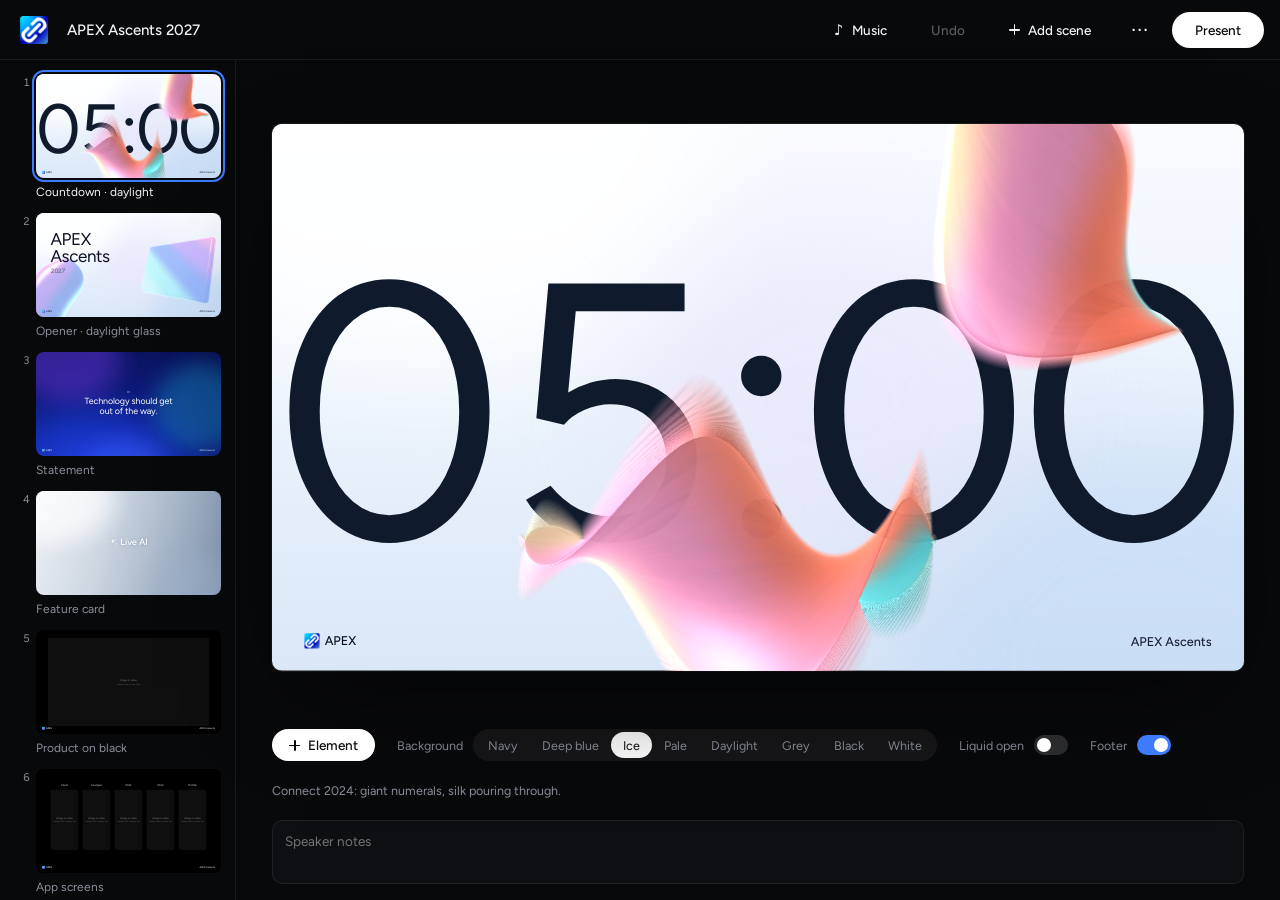
<file: index.html>
<!DOCTYPE html>
<html lang="en">
<head>
<meta charset="utf-8">
<meta name="viewport" content="width=device-width,initial-scale=1">
<title>APEX Ascents</title>
<link rel="preload" href="fonts/Figtree.woff2" as="font" type="font/woff2" crossorigin>
<link rel="stylesheet" href="css/fonts.css">
<link rel="stylesheet" href="css/ascents.css">
<link rel="stylesheet" href="css/editor.css">
</head>
<body>

<header class="bar">
  <div class="bar-l">
    <i class="mark app-mark"></i>
    <input id="title" class="title" value="APEX Ascents 2027" spellcheck="false" aria-label="Deck title">
  </div>
  <div class="bar-r">
    <div class="menu-wrap">
      <button class="btn ghost" id="music" title="Soundtrack"><span class="note"></span>Music</button>
      <div class="menu music-pop" id="musicPop" hidden></div>
    </div>
    <button class="btn ghost" id="undo" title="Undo (Ctrl+Z)">Undo</button>
    <button class="btn ghost" id="add" title="Add a scene (N)"><span class="plus"></span>Add scene</button>
    <div class="menu-wrap">
      <button class="btn ghost icon" id="more" title="More" aria-label="More">•••</button>
      <div class="menu" id="menu" hidden>
        <button data-m="export">Save deck file…</button>
        <button data-m="import">Open deck file…</button>
        <button data-m="new">New deck</button>
      </div>
    </div>
    <button class="btn primary" id="present" title="Present from this scene (Ctrl+Enter)">Present</button>
  </div>
</header>

<main class="work">
  <aside class="list" id="list" aria-label="Scenes"></aside>

  <section class="center">
    <div class="stage-wrap" id="stageWrap">
      <div class="stage" id="stage"></div>
    </div>
    <div class="scenebar" id="scenebar"></div>
  </section>
</main>

<!-- Add scene -->
<div class="sheet" id="sheet" hidden>
  <div class="sheet-in">
    <div class="sheet-head">
      <h2>Add a scene</h2>
      <button class="btn ghost" id="sheetClose">Close</button>
    </div>
    <div class="sheet-body" id="gallery"></div>
  </div>
</div>

<!-- Presenting -->
<div class="player" id="player" hidden></div>

<input type="file" id="file" hidden>
<div class="toast" id="toast" hidden></div>

<script src="js/media.js"></script>
<script src="js/music.js"></script>
<script src="js/sculpture.js"></script>
<script src="js/moments.js"></script>
<script src="js/scenes.js"></script>
<script src="js/deck.js"></script>
<script src="js/player.js"></script>
<script src="js/editor.js"></script>
</body>
</html>
</file>
<file: css/fonts.css>
/* The typefaces you can set type in, besides Ascents (Figtree).
   All from Google Fonts (SIL Open Font License), bundled so a talk
   looks the same with no internet. Latin subset only. */

@font-face { font-family: 'F-Lexend'; src: url('../fonts/Lexend.woff2') format('woff2'); font-weight: 100 900; font-style: normal; font-display: block; }
@font-face { font-family: 'F-Inter'; src: url('../fonts/Inter.woff2') format('woff2'); font-weight: 100 900; font-style: normal; font-display: block; }
@font-face { font-family: 'F-Manrope'; src: url('../fonts/Manrope.woff2') format('woff2'); font-weight: 200 800; font-style: normal; font-display: block; }
@font-face { font-family: 'F-Sora'; src: url('../fonts/Sora.woff2') format('woff2'); font-weight: 100 800; font-style: normal; font-display: block; }
@font-face { font-family: 'F-Outfit'; src: url('../fonts/Outfit.woff2') format('woff2'); font-weight: 100 900; font-style: normal; font-display: block; }
@font-face { font-family: 'F-SpaceGrotesk'; src: url('../fonts/SpaceGrotesk.woff2') format('woff2'); font-weight: 300 700; font-style: normal; font-display: block; }
@font-face { font-family: 'F-Syne'; src: url('../fonts/Syne.woff2') format('woff2'); font-weight: 400 800; font-style: normal; font-display: block; }
@font-face { font-family: 'F-Bricolage'; src: url('../fonts/Bricolage.woff2') format('woff2'); font-weight: 200 800; font-style: normal; font-display: block; }
@font-face { font-family: 'F-Unbounded'; src: url('../fonts/Unbounded.woff2') format('woff2'); font-weight: 200 900; font-style: normal; font-display: block; }
@font-face { font-family: 'F-BebasNeue'; src: url('../fonts/BebasNeue.woff2') format('woff2'); font-weight: 400; font-style: normal; font-display: block; }
@font-face { font-family: 'F-DMSerif'; src: url('../fonts/DMSerif.woff2') format('woff2'); font-weight: 400; font-style: normal; font-display: block; }
@font-face { font-family: 'F-DMSerif'; src: url('../fonts/DMSerif-Italic.woff2') format('woff2'); font-weight: 400; font-style: italic; font-display: block; }
@font-face { font-family: 'F-Playfair'; src: url('../fonts/Playfair.woff2') format('woff2'); font-weight: 400 900; font-style: normal; font-display: block; }
@font-face { font-family: 'F-Playfair'; src: url('../fonts/Playfair-Italic.woff2') format('woff2'); font-weight: 400 900; font-style: italic; font-display: block; }
@font-face { font-family: 'F-InstrumentSerif'; src: url('../fonts/InstrumentSerif.woff2') format('woff2'); font-weight: 400; font-style: normal; font-display: block; }
@font-face { font-family: 'F-InstrumentSerif'; src: url('../fonts/InstrumentSerif-Italic.woff2') format('woff2'); font-weight: 400; font-style: italic; font-display: block; }
@font-face { font-family: 'F-Fraunces'; src: url('../fonts/Fraunces.woff2') format('woff2'); font-weight: 100 900; font-style: normal; font-display: block; }
@font-face { font-family: 'F-Fraunces'; src: url('../fonts/Fraunces-Italic.woff2') format('woff2'); font-weight: 100 900; font-style: italic; font-display: block; }
@font-face { font-family: 'F-JetBrainsMono'; src: url('../fonts/JetBrainsMono.woff2') format('woff2'); font-weight: 100 800; font-style: normal; font-display: block; }
</file>
<file: css/ascents.css>
/* ============================================================
   APEX Ascents — the stage design system.

   A one-to-one rebuild of the Meta Connect 2025 keynote screens,
   for APEX. Every value here was matched against frames of the
   Connect 2025 broadcast and the Studio Dumbar identity films:
   the fields, the type, the footer, and how things arrive.

   Scenes are drawn in a fixed 1920 x 1080 space and scaled on the
   way out, so the editor, thumbnails and the projector are the
   same render.
   ============================================================ */

@font-face {
  font-family: 'Ascents';
  src: url('../fonts/Figtree.woff2') format('woff2');
  font-weight: 300 900;
  font-display: block;
}

.scene {
  --ink: #ffffff;
  --ink-2: rgba(255, 255, 255, .72);
  --ease: cubic-bezier(.16, 1, .3, 1);
  position: relative;
  width: 1920px; height: 1080px;
  overflow: hidden;
  font-family: 'Ascents', 'Segoe UI Variable Display', system-ui, sans-serif;
  font-weight: 400;
  color: var(--ink);
  -webkit-font-smoothing: antialiased;
  text-rendering: geometricPrecision;
  background: #000;
}
.scene.light { --ink: #0c1024; --ink-2: rgba(12, 16, 36, .62); }

/* ---------------- Fields ----------------
   The backgrounds Connect puts its screens on. The navy field is a deep
   indigo pooling to royal blue, with a violet bloom and a cold teal bloom
   that drift very slowly — it is never flat and never busy. */
.field { position: absolute; inset: 0; overflow: hidden; }
.field i { position: absolute; border-radius: 50%; filter: blur(110px); will-change: transform; }

.field-navy { background: radial-gradient(120% 140% at 30% 110%, #2342e6 0%, #1530b8 28%, #0d1a78 55%, #090f4f 100%); }
.field-navy i:nth-child(1) { width: 1100px; height: 900px; left: -220px; top: -380px; background: #5a2fc4; opacity: .55; animation: drift1 38s ease-in-out infinite alternate; }
.field-navy i:nth-child(2) { width: 1000px; height: 900px; right: -300px; top: 120px; background: #1aa0c8; opacity: .38; animation: drift2 46s ease-in-out infinite alternate; }
.field-navy i:nth-child(3) { width: 900px; height: 700px; left: 520px; bottom: -520px; background: #3d62ff; opacity: .45; animation: drift3 52s ease-in-out infinite alternate; }

/* Deep blue: the Connect 2026 field — near-black navy at the top left
   opening into a clear royal blue at the bottom right. */
.field-deep { background: linear-gradient(160deg, #04103a 0%, #08236e 38%, #1447b4 72%, #2d6fe0 100%); }
.field-deep i:nth-child(1) { width: 1200px; height: 900px; left: -400px; top: -460px; background: #020823; opacity: .7; animation: drift1 48s ease-in-out infinite alternate; }
.field-deep i:nth-child(2) { width: 1100px; height: 900px; right: -360px; bottom: -420px; background: #3c86f2; opacity: .45; animation: drift2 54s ease-in-out infinite alternate; }
.field-deep i:nth-child(3) { width: 900px; height: 700px; left: 560px; top: 160px; background: #1b3fa8; opacity: .3; animation: drift3 60s ease-in-out infinite alternate; }

/* Pale: the feature-card field ("Live AI"). Cool off-white to blue-grey. */
.field-pale { background: linear-gradient(105deg, #eef1f5 0%, #cdd6e1 38%, #a2b2c6 72%, #8296b0 100%); }
.field-pale i:nth-child(1) { width: 1200px; height: 900px; left: -400px; top: -360px; background: #ffffff; opacity: .7; animation: drift1 44s ease-in-out infinite alternate; }
.field-pale i:nth-child(2) { width: 1000px; height: 800px; right: -300px; bottom: -400px; background: #9fb2cc; opacity: .45; animation: drift2 50s ease-in-out infinite alternate; }

/* Pastel: the opener's daylight gradient — sky blue into rose and peach. */
.field-pastel { background: linear-gradient(120deg, #5aa8ff 0%, #8fc3ff 32%, #d6c6f2 58%, #ffc4bf 80%, #ffd7a6 100%); }
.field-pastel i:nth-child(1) { width: 900px; height: 900px; left: 900px; top: 300px; background: #ff9ccf; opacity: .5; animation: drift2 40s ease-in-out infinite alternate; }
.field-pastel i:nth-child(2) { width: 900px; height: 800px; left: -200px; top: -200px; background: #3d8cff; opacity: .55; animation: drift1 48s ease-in-out infinite alternate; }

/* Grey: product availability ("Available Sept 30"). */
.field-grey { background: radial-gradient(90% 120% at 50% 20%, #e8ebef 0%, #c8ced6 60%, #aab2bd 100%); }
.field-black { background: #000; }
.field-white { background: #fff; }

@keyframes drift1 { to { transform: translate(140px, 90px) scale(1.12); } }
@keyframes drift2 { to { transform: translate(-160px, -70px) scale(1.08); } }
@keyframes drift3 { to { transform: translate(120px, -110px) scale(1.15); } }

/* ---------------- Footer ----------------
   "∞ Meta" bottom-left, "Meta Connect" bottom-right, on every graphic. */
.foot { position: absolute; left: 0; right: 0; bottom: 0; height: 120px; pointer-events: none; }
.foot b, .foot span {
  position: absolute; bottom: 44px; font-size: 25px; font-weight: 500; line-height: 1;
  display: flex; align-items: center; gap: 10px;
}
.foot b { left: 64px; }
.foot span { right: 64px; opacity: .9; }
.mark {
  display: inline-block; width: 30px; height: 30px; flex: none;
  background: url('../assets/apex.png') center / contain no-repeat;
}
.foot .mark { width: 30px; height: 30px; }

/* ---------------- Motion ----------------
   How a Connect screen arrives: each piece fades up out of a soft focus on
   a long ease-out, in reading order. Nothing bounces, nothing wipes.
   The player adds .play; --o is each piece's place in the order. */
.scene [data-in] { --o: 0; }
.scene.play [data-in] { animation: inUp 1.05s var(--ease) calc(var(--start, 0ms) + var(--o) * 110ms + 180ms) both; }
.scene.play .el-media[data-in] { animation-name: inMedia; animation-duration: 1.4s; }
.scene.play .el-sculpture[data-in], .scene.play .el-glow[data-in] { animation-name: inFade; animation-duration: 1.8s; }
.scene.play .el-material[data-in] { animation: none; }       /* it plays its own entrance */
.scene.play .el-shape[data-in] { animation-name: inShape; animation-duration: 1.6s; }
@keyframes inShape { from { opacity: 0; transform: scale(.82); } }
.scene.play .foot { animation: inFade 1.2s ease calc(var(--start, 0ms) + 200ms) both; }
@keyframes inUp    { from { opacity: 0; transform: translateY(30px); filter: blur(12px); } }
@keyframes inMedia { from { opacity: 0; transform: scale(1.035); filter: blur(16px); } }
@keyframes inFade  { from { opacity: 0; } }

/* Leaving: a broadcast dissolve — the outgoing screen fades as a whole. */
.scene.leave { animation: outFade .55s ease both; }
@keyframes outFade { to { opacity: 0; } }

/* Thumbnails and the add-scene gallery never animate. */
.still .field i, .still [data-in] { animation: none !important; }

/* ---------------- Elements ---------------- */
.scene-host { width: 1920px; height: 1080px; transform-origin: top left; }
.el { position: absolute; }

/* Text. Colour follows the field unless set: soft is the secondary grey
   Connect uses for numbers and captions; gloss is the blue type sheen. */
.txt { white-space: pre-wrap; overflow-wrap: break-word; outline: none; color: var(--ink); }
.txt.c-muted { color: var(--ink-2); }
.txt.c-blue { color: #6fb4ff; }
.scene.light .txt.c-blue { color: #2f6dff; }
.txt.c-gloss {
  background: linear-gradient(180deg, #d2f1ff 0%, #7cc6ff 30%, #3f86ff 62%, #6a4fe6 100%);
  -webkit-background-clip: text; background-clip: text; color: transparent; -webkit-text-fill-color: transparent;
}

/* Icon + word, centred in its box. On the pale field the word is white
   with a soft shadow, exactly as the "Live AI" card. */
.lock {
  display: flex; align-items: center; justify-content: center; gap: .24em;
  font-weight: 500; letter-spacing: -.012em; line-height: 1; white-space: nowrap; color: var(--ink);
}
.lock svg { flex: none; overflow: visible; }
.lock span { outline: none; }
.scene:has(.field-pale) .lock { color: #fff; text-shadow: 0 2px 34px rgba(30, 50, 90, .3); }
.scene:has(.field-pale) .lock svg { filter: drop-shadow(0 2px 20px rgba(30, 50, 90, .22)); }
.lock.brand { gap: .26em; }

/* Images and video. */
.el-media { overflow: hidden; }
.el-media.round { border-radius: 28px; }
.el-media.circle { border-radius: 50%; }
.el-media img, .el-media video { width: 100%; height: 100%; display: block; }
.el-media .ph {
  width: 100%; height: 100%; display: grid; place-items: center; text-align: center;
  background: rgba(255, 255, 255, .06); border-radius: inherit;
  color: rgba(255, 255, 255, .5); font-size: 26px; line-height: 1.4;
}
.el-media .ph small { font-size: 20px; opacity: .8; }
.scene.light .el-media .ph { background: rgba(12, 16, 36, .05); color: rgba(12, 16, 36, .45); }
/* An empty box is a prompt for you, never something the audience sees. */
.scene.play .el-media.empty { visibility: hidden; }

/* Sculpture: live canvas on stage and in the player, a still elsewhere. */
.sculpt { position: absolute; inset: 0; }
.sculpt img, .sculpt canvas { position: absolute; inset: 0; width: 100%; height: 100%; display: block; }
.sculpt.live img { opacity: 0; }

/* Countdown numerals. */
.count { display: block; overflow: visible; }
.count text { font-family: 'Ascents', system-ui, sans-serif; font-weight: 400; letter-spacing: -.02em; font-variant-numeric: tabular-nums; }
/* Pills. */
.pill { display: inline-flex; align-items: center; white-space: nowrap; font-weight: 500; }
.pill span { outline: none; }
.pill-live { height: 52px; padding: 0 22px 0 18px; gap: 12px; border-radius: 26px; background: #e8303f; color: #fff; font-size: 24px; }
.pill-live::before { content: ''; width: 12px; height: 12px; border-radius: 50%; background: #fff; }
.pill-soft {
  height: 64px; padding: 0 28px; gap: 12px; border-radius: 32px; font-size: 28px; color: #fff;
  background: rgba(255, 255, 255, .16); backdrop-filter: blur(20px); box-shadow: inset 0 0 0 1.5px rgba(255, 255, 255, .28);
}
.pill-soft svg { width: 30px; height: 30px; }
.pill-tag { height: 40px; padding: 0 18px; border-radius: 20px; font-size: 20px; color: #fff; background: rgba(40, 44, 56, .72); }

.still .glow { animation: none !important; }

/* Countdown numerals arrive out of soft focus. */
.scene.play .count .cnt-fill { animation: cntIn 1.4s var(--ease) calc(var(--start, 0ms) + var(--o) * 110ms + 200ms) both; }
@keyframes cntIn { from { opacity: 0; filter: blur(14px); } }
.scene.play .el-count[data-in] { animation: none; }

/* The last ten seconds: numerals cut to two digits and fill the frame;
   each second's material rises through them from below. */
.count.final { transform: translate(var(--nx, 0), var(--ny, 0)) scale(calc(var(--fs, 1.4) * var(--ns, 1))); transform-origin: 50% 55%; }
.moments { position: absolute; inset: 0; pointer-events: none; }
.moments.front { z-index: 5; }
.scene .el-sculpture, .scene .el-glow { transition: opacity .6s ease; }
.scene .el-material, .scene .el-shape { transition: opacity .6s ease; }
.scene.finale .el-sculpture, .scene.finale .el-glow, .scene.finale .el-material, .scene.finale .el-shape { opacity: 0 !important; }
.moments canvas { position: absolute; inset: 0; width: 100%; height: 100%; display: block; }

/* ---------------- Glow ----------------
   A soft bloom of coloured light that slowly breathes. */
.glow { position: absolute; inset: 0; border-radius: 50%; filter: blur(70px); animation: breathe 14s ease-in-out infinite alternate; }
.glow.g-iris   { background: radial-gradient(closest-side, rgba(120, 210, 255, .85), rgba(80, 110, 255, .55) 45%, rgba(170, 90, 255, .25) 75%, rgba(170, 90, 255, 0)); }
.glow.g-violet { background: radial-gradient(closest-side, rgba(160, 110, 255, .8), rgba(100, 70, 230, .45) 50%, rgba(100, 70, 230, 0)); }
.glow.g-pink   { background: radial-gradient(closest-side, rgba(255, 150, 220, .8), rgba(220, 90, 200, .4) 50%, rgba(220, 90, 200, 0)); }
.glow.g-cyan   { background: radial-gradient(closest-side, rgba(130, 240, 255, .8), rgba(60, 170, 255, .4) 50%, rgba(60, 170, 255, 0)); }
.glow.g-warm   { background: radial-gradient(closest-side, rgba(255, 200, 150, .8), rgba(255, 130, 140, .4) 50%, rgba(255, 130, 140, 0)); }
@keyframes breathe { to { transform: scale(1.12) translate(2%, -2%); opacity: .85; } }

/* ---------------- The open ----------------
   Liquid colour swells out of the field and merges, then blooms past the
   edges and dissolves, leaving the scene. Only while the scene plays. */
.op-liquid, .op-glow { position: absolute; inset: 0; pointer-events: none; opacity: 0; }
.op-liquid canvas { position: absolute; inset: 0; width: 100%; height: 100%; }
.op-glow {
  background: radial-gradient(60% 70% at 50% 55%, rgba(140, 200, 255, .55), rgba(110, 80, 255, .25) 45%, rgba(110, 80, 255, 0) 75%);
  filter: blur(40px);
}
.scene.opener.play { --start: 2700ms; }
.scene.opener.play .op-liquid { animation: opLiquid 3.6s cubic-bezier(.45, 0, .25, 1) both; }
.scene.opener.play .op-glow { animation: opGlow 3.6s ease both; }
@keyframes opLiquid {
  0%   { opacity: 0; transform: scale(.55); filter: blur(12px); }
  22%  { opacity: 1; filter: blur(0); }
  64%  { opacity: 1; transform: scale(1.05); filter: blur(0); }
  100% { opacity: 0; transform: scale(1.9); filter: blur(30px); }
}
/* The chrome mark's open: close-ups cut on the beat, then the pull back
   (about 5.4 s in all, Sculpture.INTRO_MS); the type lands on the drop.
   The mark's canvas plays its own entrance. */
.scene.mark-in.play { --start: 5000ms; }
.scene.mark-in.play .el-sculpture[data-in] { animation: none; }
.scene.mark-in .txt { text-shadow: 0 2px 30px rgba(2, 10, 40, .35); }
@keyframes opGlow { 0% { opacity: 0; } 40% { opacity: 1; } 75% { opacity: .8; } 100% { opacity: 0; transform: scale(1.4); } }
.el-media img, .el-media video { -webkit-user-drag: none; user-select: none; }

/* Ice: the Connect 2022 / 2024 daylight field — white into a cool ice blue,
   with soft light drifting through it. Dark type sits on it. */
.field-ice { background: linear-gradient(180deg, #f8fbff 0%, #eaf2fc 55%, #d9e7f7 100%); }
.field-ice i:nth-child(1) { width: 1200px; height: 900px; left: -300px; top: -400px; background: #ffffff; opacity: .9; animation: drift1 44s ease-in-out infinite alternate; }
.field-ice i:nth-child(2) { width: 1000px; height: 900px; right: -300px; bottom: -420px; background: #bcd6f5; opacity: .55; animation: drift2 52s ease-in-out infinite alternate; }
.field-ice i:nth-child(3) { width: 800px; height: 700px; left: 700px; top: 200px; background: #e6dcfb; opacity: .35; animation: drift3 60s ease-in-out infinite alternate; }

/* ---------------- Materials ----------------
   The countdown's organic materials, placed in a box. Soft edges fade
   the box out so nothing ends on a hard cut. */
.mat { position: absolute; inset: 0; }
.mat img, .mat canvas { position: absolute; inset: 0; width: 100%; height: 100%; display: block; }
.mat.live img { opacity: 0; }
.el-material.soft {
  -webkit-mask-image: linear-gradient(to right, transparent, #000 12%, #000 88%, transparent), linear-gradient(transparent, #000 12%, #000 88%, transparent);
  -webkit-mask-composite: source-in; mask-image: linear-gradient(to right, transparent, #000 12%, #000 88%, transparent), linear-gradient(transparent, #000 12%, #000 88%, transparent);
  mask-composite: intersect;
}

/* ---------------- Soft shapes ----------------
   One colour, lit like a soft solid: a highlight up top, shade below.
   The blob slowly changes its outline. */
.shape { position: absolute; inset: 0; }
.shape-circle { border-radius: 50%; }
.shape-pill { border-radius: 9999px; }
.shape-blob { border-radius: 58% 42% 51% 49% / 46% 56% 44% 54%; animation: morph 18s ease-in-out infinite alternate; }
@keyframes morph {
  33%  { border-radius: 43% 57% 38% 62% / 58% 41% 59% 42%; }
  66%  { border-radius: 61% 39% 55% 45% / 39% 60% 40% 61%; }
  100% { border-radius: 47% 53% 63% 37% / 52% 38% 62% 48%; }
}
.still .shape-blob { animation: none; }
.shape::after { content: ''; position: absolute; inset: 0; border-radius: inherit;
  background: radial-gradient(60% 55% at 32% 26%, rgba(255, 255, 255, .55), rgba(255, 255, 255, 0) 70%),
              radial-gradient(70% 60% at 70% 90%, rgba(10, 14, 40, .22), rgba(10, 14, 40, 0) 70%); }
.t-iris  { background: linear-gradient(150deg, #8fe3ff, #4f7dff 50%, #9b6bff); }
.t-coral { background: linear-gradient(150deg, #ffd0b8, #ff7f6b 55%, #ff5f9a); }
.t-mint  { background: linear-gradient(150deg, #d8fff1, #6fe3c4 55%, #38b9c9); }
.t-sun   { background: linear-gradient(150deg, #fff3b0, #ffc94d 55%, #ff9a3d); }
.t-lilac { background: linear-gradient(150deg, #f1e4ff, #c3a2ff 55%, #8f7bff); }
.t-white { background: linear-gradient(150deg, #ffffff, #eef2f8); box-shadow: 0 40px 90px rgba(20, 30, 60, .14); }
.t-ink   { background: linear-gradient(150deg, #2a3040, #10131a); }
.t-ink::after { background: radial-gradient(60% 55% at 32% 26%, rgba(255, 255, 255, .12), rgba(255, 255, 255, 0) 70%); }

/* ---------------- Cards ---------------- */
.panel { position: absolute; inset: 0; border-radius: 40px; padding: 56px 60px; overflow: hidden;
  display: flex; flex-direction: column; justify-content: flex-end; gap: 18px; color: #fff; }
.panel-t { font-size: 56px; line-height: 1.08; letter-spacing: -.01em; white-space: pre-wrap; outline: none; }
.panel-b { font-size: 30px; line-height: 1.35; opacity: .74; white-space: pre-wrap; outline: none; }
.panel-frost { background: rgba(255, 255, 255, .1); backdrop-filter: blur(30px) saturate(1.3); }
.scene.light .panel-frost { background: rgba(255, 255, 255, .6); color: #0f1b2d; }
.panel-light { background: #fff; color: #0f1b2d; box-shadow: 0 30px 80px rgba(15, 27, 45, .14); }
.panel-ink { background: #11141b; }
.panel-iris { background: linear-gradient(150deg, #7fd3ff, #4b7bff 48%, #9a6bff); }
.panel-coral { background: linear-gradient(150deg, #ffc7ad, #ff7a6b 52%, #ff5c96); }

/* ---------------- Big numbers ---------------- */
.stat-n { line-height: .95; letter-spacing: -.03em; font-variant-numeric: tabular-nums; }
.stat-l { margin-top: .5em; line-height: 1.3; }
.stat .stat-l { margin-top: 18px; }

/* ---------------- Lists ----------------
   Soft round dots or quiet numbers; no rules, no lines. */
.bullets { display: flex; flex-direction: column; gap: .62em; line-height: 1.2; }
.bullets .li { display: flex; align-items: baseline; gap: .7em; }
.bullets .li i { flex: none; font-style: normal; }
.bullets-dots .li i { width: .36em; height: .36em; border-radius: 50%; transform: translateY(-.12em);
  background: linear-gradient(150deg, #8fe3ff, #4f7dff 55%, #9b6bff); }
.bullets-numbers .li i { font-size: .62em; color: var(--ink-2); font-variant-numeric: tabular-nums; min-width: 1.6em; }
.bullets.raw { display: block; white-space: pre-wrap; }
</file>
<file: css/editor.css>
/* ============================================================
   The editor. Quiet on purpose: near-black, one typeface, white
   for the primary action. The only colour on screen is the scene.
   ============================================================ */

* { box-sizing: border-box; }
[hidden] { display: none !important; }

:root {
  --bg: #08090b;
  --panel: #0e0f12;
  --line: rgba(255, 255, 255, .07);
  --line-2: rgba(255, 255, 255, .14);
  --ink: #f2f3f5;
  --mute: #8a8f99;
  --sel: #3d7bff;
  --ui: 'Ascents', 'Segoe UI Variable Text', system-ui, sans-serif;
}

html, body { height: 100%; margin: 0; }
body {
  background: var(--bg); color: var(--ink); font-family: var(--ui); font-size: 13.5px;
  overflow: hidden; -webkit-font-smoothing: antialiased;
}
button { font: inherit; color: inherit; cursor: pointer; }
input, textarea { font: inherit; color: inherit; }

/* ---------------- Bar ---------------- */
.bar {
  position: relative; z-index: 50;   /* its menus open over the selection toolbar */
  height: 60px; display: flex; align-items: center; justify-content: space-between;
  padding: 0 16px 0 20px; border-bottom: 1px solid var(--line);
}
.bar-l, .bar-r { display: flex; align-items: center; gap: 10px; }
.app-mark { width: 28px; height: 28px; }
.title {
  width: min(320px, 30vw); background: transparent; border: 1px solid transparent; border-radius: 8px;
  padding: 6px 8px; font-size: 15px; font-weight: 500; outline: none;
}
.title:hover { border-color: var(--line); }
.title:focus { border-color: var(--line-2); background: var(--panel); }

.btn {
  height: 36px; padding: 0 16px; border-radius: 18px; border: 1px solid transparent;
  background: transparent; font-size: 13.5px; font-weight: 500;
  display: inline-flex; align-items: center; gap: 8px; white-space: nowrap; flex: none;
  transition: background .15s, border-color .15s, opacity .15s;
}
.btn.ghost { color: var(--ink); }
.btn.ghost:hover { background: rgba(255, 255, 255, .06); }
.btn.ghost:disabled { opacity: .35; cursor: default; background: none; }
.btn.primary { background: #fff; color: #08090b; padding: 0 22px; }
.btn.primary:hover { background: #e7e9ee; }
.btn.icon { padding: 0 12px; letter-spacing: .1em; font-size: 11px; }
.plus { position: relative; width: 11px; height: 11px; }
.plus::before, .plus::after { content: ''; position: absolute; background: currentColor; border-radius: 1px; }
.plus::before { left: 5px; top: 0; width: 1.5px; height: 11px; }
.plus::after { top: 5px; left: 0; height: 1.5px; width: 11px; }

.menu-wrap { position: relative; }
.menu {
  position: absolute; right: 0; top: 44px; z-index: 30; min-width: 220px; padding: 6px;
  background: #15171b; border: 1px solid var(--line-2); border-radius: 14px;
  box-shadow: 0 24px 60px rgba(0, 0, 0, .6);
}
.menu button {
  display: block; width: 100%; text-align: left; padding: 10px 12px; border: 0; border-radius: 9px; background: none;
}
.menu button:hover { background: rgba(255, 255, 255, .06); }

/* ---------------- Work area ---------------- */
.work { display: grid; grid-template-columns: 236px 1fr; height: calc(100vh - 60px); }
.work > * { min-height: 0; min-width: 0; }

/* Scene list */
.list { overflow-y: auto; padding: 14px 14px 40px; border-right: 1px solid var(--line); }
.item { position: relative; margin-bottom: 14px; cursor: pointer; }
.item .num {
  position: absolute; left: -2px; top: 2px; width: 18px; text-align: right;
  font-size: 11px; color: var(--mute); font-variant-numeric: tabular-nums;
}
.item .thumb {
  margin-left: 22px; aspect-ratio: 16 / 9; border-radius: 8px; overflow: hidden; position: relative;
  background: #000; outline: 2px solid transparent; outline-offset: 2px; transition: outline-color .15s;
}
.item:hover .thumb { outline-color: var(--line-2); }
.item.on .thumb { outline-color: var(--sel); }
.item .thumb .scene-host { pointer-events: none; }
.item .name { margin: 7px 0 0 22px; font-size: 12px; color: var(--mute); }
.item.on .name { color: var(--ink); }
.item .acts { position: absolute; right: 6px; top: 6px; display: none; gap: 4px; }
.item:hover .acts { display: flex; }
.item .acts button {
  width: 26px; height: 26px; border-radius: 13px; border: 0; background: rgba(0, 0, 0, .66);
  color: #fff; font-size: 13px; line-height: 1; backdrop-filter: blur(8px);
}
.item .acts button:hover { background: rgba(0, 0, 0, .85); }
.item.drag { opacity: .35; }
.item.over .thumb { box-shadow: 0 -10px 0 -7px var(--sel); }
.list-add {
  margin-left: 22px; width: calc(100% - 22px); aspect-ratio: 16 / 9; border-radius: 8px;
  border: 1.5px dashed var(--line-2); background: none; color: var(--mute);
  display: grid; place-items: center; font-size: 13px;
}
.list-add:hover { color: var(--ink); border-color: rgba(255, 255, 255, .3); }

/* Stage */
.center { display: flex; flex-direction: column; min-width: 0; }
.stage-wrap { flex: 1; min-height: 0; display: grid; place-items: center; padding: 28px 36px 12px; }
.stage {
  position: relative; overflow: hidden; border-radius: 10px; background: #000;
  box-shadow: 0 40px 100px -30px rgba(0, 0, 0, .8), 0 0 0 1px var(--line);
}
.stage .scene-host { position: absolute; left: 0; top: 0; }

/* Editable things on the stage. Quiet until you point at them. */
.stage [data-k] { cursor: text; border-radius: 6px; transition: box-shadow .12s; }
.stage [data-k]:hover { box-shadow: 0 0 0 3px rgba(61, 123, 255, .55); }
.stage [data-k]:focus { box-shadow: 0 0 0 3px var(--sel); }
.stage [data-img] { cursor: pointer; }
.stage [data-img]:hover { box-shadow: 0 0 0 4px rgba(61, 123, 255, .6); }
.stage [data-img].drop { box-shadow: 0 0 0 6px var(--sel); }

/* Scene bar: the scene's name, its few options, notes. */
.scenebar {
  flex: none; min-height: 64px; display: flex; align-items: center; gap: 22px; flex-wrap: wrap;
  padding: 10px 36px 16px;
}
.scenebar .sname { font-size: 14px; font-weight: 500; }
.scenebar .hint { color: var(--mute); font-size: 12.5px; }
.opt { display: flex; align-items: center; gap: 10px; color: var(--mute); font-size: 12.5px; }
.seg { display: flex; padding: 3px; border-radius: 16px; background: rgba(255, 255, 255, .06); }
.seg button { height: 26px; padding: 0 12px; border: 0; border-radius: 13px; background: none; color: var(--mute); font-size: 12.5px; }
.seg button.on { background: #fff; color: #08090b; }
.switch { position: relative; width: 34px; height: 20px; border-radius: 10px; border: 0; background: rgba(255, 255, 255, .14); padding: 0; }
.switch::after { content: ''; position: absolute; left: 3px; top: 3px; width: 14px; height: 14px; border-radius: 50%; background: #fff; transition: transform .18s; }
.switch.on { background: var(--sel); }
.switch.on::after { transform: translateX(14px); }
.notes {
  flex-basis: 100%; height: 64px; resize: none; padding: 10px 12px; border-radius: 10px; outline: none;
  background: var(--panel); border: 1px solid var(--line); color: var(--ink); line-height: 1.5;
}
.notes:focus { border-color: var(--line-2); }

/* ---------------- Add scene ---------------- */
.sheet {
  position: fixed; inset: 0; z-index: 50; background: rgba(4, 5, 7, .82); backdrop-filter: blur(18px);
  animation: sheetIn .2s ease;
}
@keyframes sheetIn { from { opacity: 0; } }
.sheet-in { height: 100%; display: flex; flex-direction: column; max-width: 1280px; margin: 0 auto; }
.sheet-head { display: flex; align-items: center; justify-content: space-between; padding: 26px 32px 6px; }
.sheet-head h2 { margin: 0; font-size: 24px; font-weight: 500; letter-spacing: -.01em; }
.sheet-body { flex: 1; overflow-y: auto; padding: 8px 32px 60px; }
.g-group { margin: 26px 0 12px; font-size: 12px; color: var(--mute); letter-spacing: .08em; text-transform: uppercase; }
.g-grid { display: grid; grid-template-columns: repeat(auto-fill, minmax(260px, 1fr)); gap: 18px; }
.card { padding: 0; border: 0; background: none; text-align: left; }
.card .thumb {
  aspect-ratio: 16 / 9; border-radius: 10px; overflow: hidden; position: relative; background: #000;
  outline: 2px solid transparent; outline-offset: 3px; transition: outline-color .15s, transform .2s;
}
.card:hover .thumb { outline-color: rgba(255, 255, 255, .5); transform: translateY(-2px); }
.card b { display: block; margin: 10px 0 0; font-size: 14px; font-weight: 500; }
.card span { display: block; margin-top: 3px; font-size: 12.5px; color: var(--mute); }

/* ---------------- Player ---------------- */
.player { position: fixed; inset: 0; z-index: 100; background: #000; overflow: hidden; cursor: none; }
.player.cursor { cursor: default; }
.player .slot { position: absolute; transform-origin: top left; }

.toast {
  position: fixed; left: 50%; bottom: 26px; transform: translateX(-50%); z-index: 200;
  padding: 10px 18px; border-radius: 20px; background: #1b1d22; border: 1px solid var(--line-2); font-size: 13px;
}

/* ---------------- Editing on the stage ---------------- */
.stage .el { cursor: default; }
.stage .el:hover { outline: 1.5px solid rgba(61, 123, 255, .45); outline-offset: 2px; }
.stage [contenteditable="plaintext-only"] { cursor: text; outline: none; caret-color: #3d7bff; }
.sel { position: absolute; z-index: 20; pointer-events: none; box-shadow: 0 0 0 1.5px #3d7bff; border-radius: 3px; }
.sel i {
  position: absolute; width: 11px; height: 11px; margin: -5.5px 0 0 -5.5px; pointer-events: auto;
  background: #fff; border-radius: 50%; box-shadow: 0 0 0 1.5px #3d7bff, 0 2px 6px rgba(0, 0, 0, .4);
}
.sel i[data-h="nw"] { left: 0; top: 0; cursor: nwse-resize; }
.sel i[data-h="ne"] { left: 100%; top: 0; cursor: nesw-resize; }
.sel i[data-h="sw"] { left: 0; top: 100%; cursor: nesw-resize; }
.sel i[data-h="se"] { left: 100%; top: 100%; cursor: nwse-resize; }
.sel i[data-h="e"]  { left: 100%; top: 50%; cursor: ew-resize; border-radius: 4px; height: 20px; width: 7px; margin: -10px 0 0 -3.5px; }
.sel i[data-h="w"]  { left: 0; top: 50%; cursor: ew-resize; border-radius: 4px; height: 20px; width: 7px; margin: -10px 0 0 -3.5px; }
.sel[data-kind="none"] i { display: none; }
.sel[data-kind="box"] i[data-h="e"], .sel[data-kind="box"] i[data-h="w"] { display: none; }
.sel.editing i { display: none; }
.guide { position: absolute; z-index: 19; pointer-events: none; background: #ff4fa3; }
.guide.gv { left: 50%; top: 0; bottom: 0; width: 1px; }
.guide.gh { top: 50%; left: 0; right: 0; height: 1px; }
.stage .el-media.drop { outline: 3px solid #3d7bff; outline-offset: 2px; }

/* Selection toolbar */
.stage-wrap { position: relative; }
.tools {
  position: absolute; z-index: 30; display: flex; align-items: center; gap: 4px; padding: 5px;
  background: rgba(22, 24, 29, .96); border: 1px solid var(--line-2); border-radius: 14px;
  box-shadow: 0 18px 50px rgba(0, 0, 0, .55); backdrop-filter: blur(16px); white-space: nowrap;
  flex-wrap: wrap; max-width: calc(100% - 8px);    /* a narrow window wraps it instead of cutting it off */
}
.tsep { width: 1px; height: 20px; background: var(--line-2); margin: 0 3px; }
.tseg { display: flex; gap: 2px; }
.tseg button, .tbtn {
  height: 30px; min-width: 30px; padding: 0 10px; border: 0; border-radius: 9px; background: none;
  color: #c9ccd3; font-size: 12.5px; display: inline-grid; place-items: center;
}
.tseg button:hover, .tbtn:hover { background: rgba(255, 255, 255, .07); color: #fff; }
.tseg button.on { background: rgba(255, 255, 255, .14); color: #fff; }
.tseg .ic, .tbtn.ic { padding: 0 7px; }
.tools svg { width: 16px; height: 16px; fill: none; stroke: currentColor; stroke-width: 1.5; stroke-linecap: round; stroke-linejoin: round; }
.tbtn.danger:hover { color: #ff7b86; background: rgba(255, 90, 105, .12); }
.tsel {
  height: 30px; padding: 0 28px 0 10px; border-radius: 9px; border: 0; color: #fff; font-size: 12.5px; outline: none;
  background: rgba(255, 255, 255, .08) url("data:image/svg+xml,%3Csvg xmlns='http://www.w3.org/2000/svg' viewBox='0 0 10 6'%3E%3Cpath d='M1 1l4 4 4-4' fill='none' stroke='%23aaa' stroke-width='1.4'/%3E%3C/svg%3E") right 10px center / 9px no-repeat;
  appearance: none;
}
.tsel option { background: #16181d; }
.tlabel { display: flex; align-items: center; gap: 8px; color: var(--mute); font-size: 12.5px; padding: 0 6px; }
.tin { width: 74px; height: 28px; border-radius: 8px; border: 1px solid var(--line-2); background: #0e0f12; padding: 0 8px; outline: none; font-variant-numeric: tabular-nums; }

/* + Element */
.btn.sm { height: 32px; padding: 0 16px; }
.add-wrap { position: relative; }
.pop {
  position: absolute; left: 0; bottom: 44px; z-index: 40; width: min(680px, calc(100vw - 300px)); max-height: 62vh; overflow-y: auto; overflow-x: hidden;
  display: grid; grid-template-columns: repeat(4, minmax(0, 1fr)); gap: 10px; padding: 12px;
  background: #121418; border: 1px solid var(--line-2); border-radius: 16px; box-shadow: 0 30px 80px rgba(0, 0, 0, .65);
}
.pgroup { grid-column: 1 / -1; margin: 8px 2px 0; font-size: 11px; font-weight: 600; letter-spacing: .06em; text-transform: uppercase; color: #8b8f99; }
.pgroup:first-child { margin-top: 0; }
.pcard { padding: 0; border: 0; background: none; text-align: left; }
.pthumb { aspect-ratio: 16 / 9; border-radius: 8px; overflow: hidden; position: relative; outline: 1.5px solid transparent; transition: outline-color .15s; }
.pcard:hover .pthumb { outline-color: rgba(255, 255, 255, .5); }
.pcard b { display: block; margin-top: 6px; font-size: 12px; font-weight: 500; color: #d9dbe0; }

/* Type controls and the "More" row */
.tsize { width: 64px; }
.ti { font-family: Georgia, serif; font-style: italic; font-size: 14px; }
.tcolor { width: 30px; height: 30px; padding: 0; border: 0; border-radius: 9px; background: none; cursor: pointer; }
.tcolor::-webkit-color-swatch-wrapper { padding: 5px; }
.tcolor::-webkit-color-swatch { border: 1px solid rgba(255, 255, 255, .25); border-radius: 50%; }
.tcolor.on::-webkit-color-swatch { border: 2px solid #fff; }
.trow { flex-basis: 100%; display: flex; align-items: center; flex-wrap: wrap; gap: 4px; padding-top: 5px; margin-top: 2px; border-top: 1px solid var(--line-2); }
.trange { width: 96px; accent-color: #fff; }
.tlabel output { min-width: 34px; color: #c9ccd3; font-variant-numeric: tabular-nums; }

/* Music */
.note::before { content: '♪'; font-size: 15px; line-height: 1; }
.music-pop { width: 300px; padding: 14px; left: 0; right: auto; z-index: 60; }
.mp-h { margin: 12px 2px 6px; font-size: 11px; font-weight: 600; letter-spacing: .06em; text-transform: uppercase; color: #8b8f99; }
.mp-h:first-child { margin-top: 0; }
.mp-seg { display: flex; gap: 2px; padding: 2px; border-radius: 10px; background: rgba(255, 255, 255, .06); }
.menu .mp-seg button { flex: 1; text-align: center; padding: 7px 6px; border-radius: 8px; color: #c9ccd3; }
.menu .mp-seg button.on { background: rgba(255, 255, 255, .16); color: #fff; }
.mp-note { margin: 10px 2px 0; font-size: 12px; line-height: 1.45; color: #8b8f99; }
.menu .mp-file { margin-top: 10px; background: rgba(255, 255, 255, .06); text-align: center; }
.mp-vol { width: 100%; accent-color: #fff; }
.menu .mp-play { width: 100%; justify-content: center; margin-top: 12px; border: 1px solid var(--line-2); text-align: center; }
</file>
